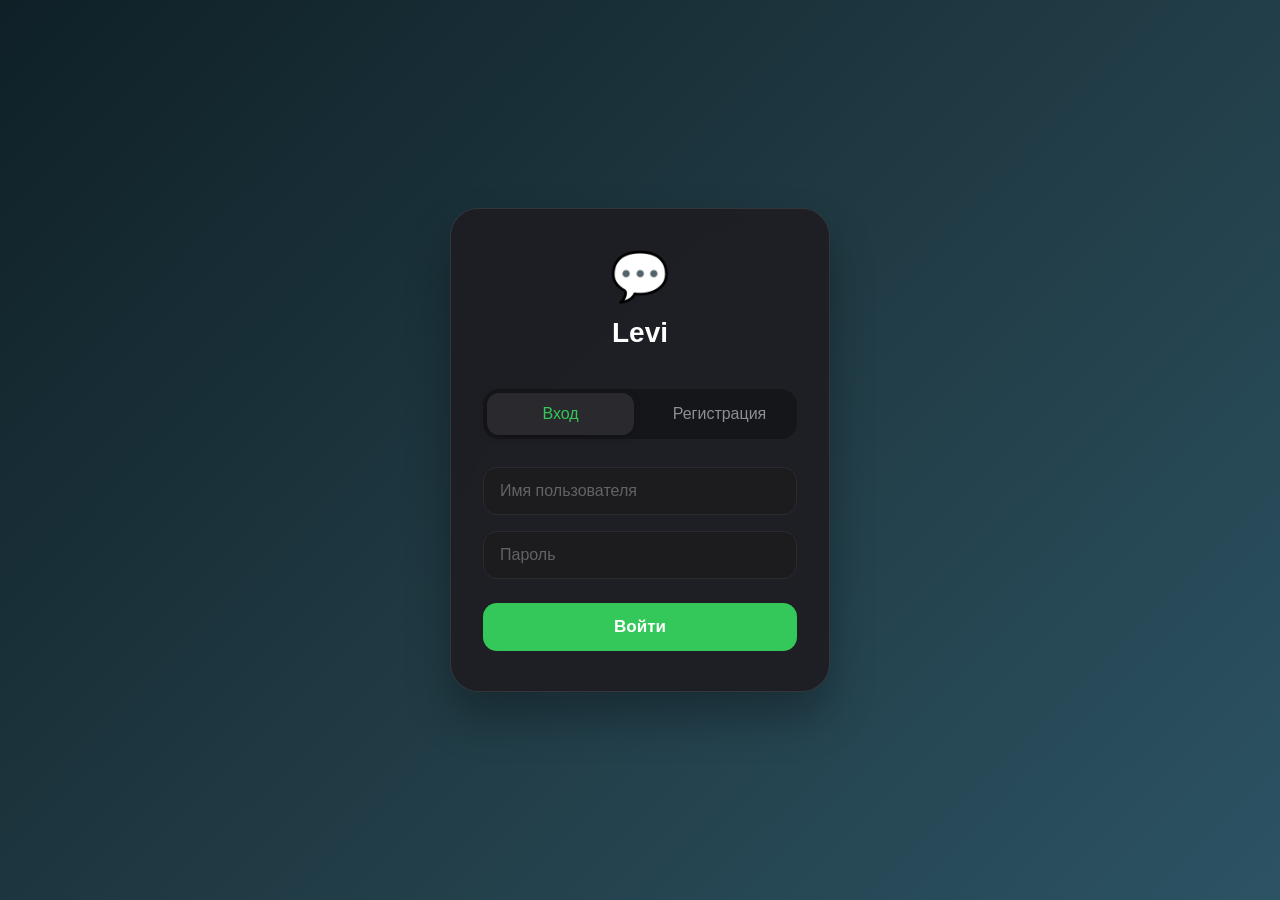
<file: static/index.html>
<!DOCTYPE html>
<html lang="ru">
<head>
    <meta charset="UTF-8">
    <meta name="viewport" content="width=device-width, initial-scale=1.0, user-scalable=no">
    <title>Levi · Мессенджер</title>
    <link rel="stylesheet" href="css/app.css">
</head>
<body>
<!-- Auth page -->
<div id="authPage" class="page auth-page">
    <div class="auth-container">
        <div class="auth-card">
            <div class="auth-logo">
                <span>💬</span>
                <h1>Levi</h1>
            </div>
            <div class="auth-tabs">
                <button class="auth-tab active" data-tab="login">Вход</button>
                <button class="auth-tab" data-tab="register">Регистрация</button>
            </div>
            <div id="loginForm" class="auth-form active">
                <input type="text" id="loginName" placeholder="Имя пользователя">
                <input type="password" id="loginPassword" placeholder="Пароль">
                <button class="auth-btn" id="doLoginBtn">Войти</button>
            </div>
            <div id="registerForm" class="auth-form">
                <input type="text" id="regName" placeholder="Имя пользователя">
                <input type="number" id="regAge" placeholder="Возраст">
                <input type="password" id="regPassword" placeholder="Пароль">
                <button class="auth-btn" id="doRegisterBtn">Зарегистрироваться</button>
            </div>
        </div>
    </div>
</div>

<!-- Chat page -->
<div id="chatPage" class="page chat-page hidden">
    <div class="chat-header">
        <button class="logout-btn" id="logoutBtn">←</button>
        <div class="chat-title">
            <h2>Мессенджер</h2>
            <p>Выберите диалог</p>
        </div>
        <button class="support-btn" id="supportBtn">❓ <span class="support-btn-text">Поддержка</span></button>
        <div class="user-status">
            <div class="online-dot"></div>
            <span id="currentUserName">Пользователь</span>
        </div>
    </div>

    <!-- Модальное окно поддержки -->
    <div class="modal-overlay" id="supportModal">
        <div class="modal">
            <h3>💬 Написать в поддержку</h3>
            <p>Опишите вашу проблему, и мы ответим как можно скорее</p>
            <input type="text" id="supportMessage" placeholder="Ваш вопрос или проблема" maxlength="500">
            <div class="modal-actions">
                <button class="modal-cancel" id="supportCancel">Отмена</button>
                <button class="modal-submit" id="supportSubmit">Отправить</button>
            </div>
        </div>
    </div>

    <div style="display: flex; flex: 1; overflow: hidden;">
        <div class="dialogs-sidebar" id="dialogsSidebar">
            <div class="dialogs-header">
                <h3>Диалоги</h3>
            </div>
            <div class="create-dialog">
                <input type="text" id="companionName" placeholder="Имя собеседника">
                <button id="createDialogBtn">+</button>
            </div>
            <div class="create-dialog" style="margin-top: 8px;">
                <input type="text" id="groupName" placeholder="Название группы">
                <button id="createGroupBtn">+ Группа</button>
            </div>

            <!-- Приглашение в группу (показывается только при выборе группы) -->
            <div id="inviteSection" class="invite-section">
                <input type="text" id="inviteUserName" placeholder="Имя пользователя">
                <button id="inviteUserBtn">Пригласить</button>
            </div>
            <div class="dialogs-list" id="dialogsList">
                <div class="empty-state">Нет диалогов</div>
            </div>
        </div>
        <div class="chat-main" id="chatMain">
            <div class="chat-main-header" id="chatMainHeader" style="display:none; background:#1f1f23; border-bottom:0.5px solid #2c2c2e; padding:10px 14px; align-items:center; gap:10px;">
                <button class="mobile-back-btn" id="mobileBackBtn">←</button>
                <span id="chatMainTitle" style="color:white; font-size:16px; font-weight:600; flex:1;"></span>
            </div>
            <div class="messages-container" id="messagesContainer">
                <div class="empty-state">Выберите диалог, чтобы начать общение</div>
            </div>
            <div id="replyPreview" class="reply-preview" style="display:none;">
                <div class="reply-preview-content">
                    <div class="reply-preview-name" id="replyPreviewName"></div>
                    <div class="reply-preview-text" id="replyPreviewText"></div>
                </div>
                <button class="reply-cancel-btn" id="replyCancelBtn">✕</button>
            </div>
            <div class="message-input-area">
                <button id="attachBtn" class="attach-btn">📎</button>
                <input type="text" id="messageInput" placeholder="Сообщение" disabled="">
                <button id="sendMessageBtn" disabled="">→</button>
            </div>
            <div id="previewArea" class="preview-area"></div>
            <input type="file" id="fileInput" multiple="" style="display:none">
        </div>
    </div>
</div>

<script src="js/app.js"></script>
</body>
</html>
</file>
<file: static/css/app.css>
* {
    margin: 0;
    padding: 0;
    box-sizing: border-box;
}

body {
    font-family: -apple-system, BlinkMacSystemFont, 'Segoe UI', Roboto, Helvetica, Arial, sans-serif;
    background: #0a0a0a;
    height: 100vh;
    overflow: hidden;
}

.page {
    position: absolute;
    top: 0;
    left: 0;
    width: 100%;
    height: 100%;
    transition: transform 0.3s ease, opacity 0.3s ease;
}

.page.hidden {
    transform: translateX(100%);
    opacity: 0;
    pointer-events: none;
}

/* Auth page */
.auth-page {
    background: linear-gradient(135deg, #0f2027, #203a43, #2c5364);
    display: flex;
    align-items: center;
    justify-content: center;
}

.auth-container {
    width: 100%;
    max-width: 420px;
    padding: 20px;
}

.auth-card {
    background: rgba(30, 30, 35, 0.95);
    backdrop-filter: blur(10px);
    border-radius: 28px;
    padding: 40px 32px;
    box-shadow: 0 25px 45px rgba(0,0,0,0.3);
    border: 1px solid rgba(255,255,255,0.1);
}

.auth-logo {
    text-align: center;
    margin-bottom: 40px;
}

.auth-logo span {
    font-size: 48px;
}

.auth-logo h1 {
    color: white;
    font-size: 28px;
    margin-top: 12px;
    font-weight: 600;
}

.auth-tabs {
    display: flex;
    gap: 12px;
    margin-bottom: 28px;
    background: rgba(0,0,0,0.3);
    padding: 4px;
    border-radius: 16px;
}

.auth-tab {
    flex: 1;
    text-align: center;
    padding: 12px;
    background: transparent;
    border: none;
    color: #8e8e93;
    font-size: 16px;
    font-weight: 500;
    cursor: pointer;
    border-radius: 12px;
    transition: all 0.2s;
}

.auth-tab.active {
    background: #2a2a2e;
    color: #34c759;
    box-shadow: 0 2px 8px rgba(0,0,0,0.2);
}

.auth-form {
    display: none;
}

.auth-form.active {
    display: block;
}

.auth-form input {
    width: 100%;
    padding: 14px 16px;
    margin-bottom: 16px;
    background: #1c1c1e;
    border: 1px solid #2c2c2e;
    border-radius: 14px;
    font-size: 16px;
    color: white;
    transition: all 0.2s;
}

.auth-form input:focus {
    outline: none;
    border-color: #34c759;
    background: #252528;
}

.auth-form input::placeholder {
    color: #636366;
}

.auth-btn {
    width: 100%;
    padding: 14px;
    background: #34c759;
    color: white;
    border: none;
    border-radius: 14px;
    font-size: 17px;
    font-weight: 600;
    cursor: pointer;
    margin-top: 8px;
    transition: all 0.2s;
}

.auth-btn:hover {
    background: #2ea64f;
    transform: scale(0.98);
}

/* Chat page */
.chat-page {
    background: #0a0a0a;
    display: flex;
    flex-direction: column;
}

.chat-header {
    background: #1f1f23;
    border-bottom: 0.5px solid #2c2c2e;
    padding: 12px 20px;
    display: flex;
    align-items: center;
    gap: 16px;
    backdrop-filter: blur(10px);
}

.logout-btn {
    background: #2c2c2e;
    border: none;
    color: #ff3b30;
    font-size: 24px;
    cursor: pointer;
    width: 40px;
    height: 40px;
    border-radius: 50%;
    display: flex;
    align-items: center;
    justify-content: center;
    transition: all 0.2s;
}

.logout-btn:hover {
    background: #3a3a3c;
    transform: scale(0.95);
}

.chat-title {
    flex: 1;
}

.chat-title h2 {
    color: white;
    font-size: 18px;
    font-weight: 600;
}

.chat-title p {
    color: #8e8e93;
    font-size: 13px;
    margin-top: 4px;
}

.user-status {
    display: flex;
    align-items: center;
    gap: 8px;
    background: #2c2c2e;
    padding: 6px 14px;
    border-radius: 20px;
}

.user-status span {
    color: white;
    font-size: 14px;
    font-weight: 500;
}

.online-dot {
    width: 8px;
    height: 8px;
    background: #34c759;
    border-radius: 50%;
    animation: pulse 1.5s infinite;
}

@keyframes pulse {
    0%, 100% { opacity: 1; transform: scale(1); }
    50% { opacity: 0.5; transform: scale(1.2); }
}

.support-btn {
    background: #2c2c2e;
    border: none;
    color: #34c759;
    font-size: 14px;
    font-weight: 500;
    cursor: pointer;
    padding: 6px 14px;
    border-radius: 20px;
    display: flex;
    align-items: center;
    gap: 6px;
    transition: all 0.2s;
    white-space: nowrap;
}

.support-btn:hover {
    background: #3a3a3c;
    transform: scale(0.97);
}

/* Модальное окно поддержки */
.modal-overlay {
    display: none;
    position: fixed;
    inset: 0;
    background: rgba(0,0,0,0.6);
    z-index: 2000;
    align-items: center;
    justify-content: center;
    backdrop-filter: blur(4px);
}

.modal-overlay.active {
    display: flex;
}

.modal {
    background: #1c1c1e;
    border-radius: 20px;
    padding: 28px 24px;
    width: 100%;
    max-width: 400px;
    border: 0.5px solid #3a3a3c;
    box-shadow: 0 20px 40px rgba(0,0,0,0.5);
}

.modal h3 {
    color: white;
    font-size: 18px;
    font-weight: 600;
    margin-bottom: 6px;
}

.modal p {
    color: #8e8e93;
    font-size: 13px;
    margin-bottom: 20px;
}

.modal input,
.modal textarea {
    width: 100%;
    padding: 12px 14px;
    background: #2c2c2e;
    border: 1px solid #3a3a3c;
    border-radius: 12px;
    color: white;
    font-size: 14px;
    margin-bottom: 12px;
    resize: none;
    font-family: inherit;
    transition: border-color 0.2s;
}

.modal input:focus,
.modal textarea:focus {
    outline: none;
    border-color: #34c759;
}

.modal input::placeholder,
.modal textarea::placeholder {
    color: #636366;
}

.modal-actions {
    display: flex;
    gap: 10px;
    margin-top: 4px;
}

.modal-cancel {
    flex: 1;
    padding: 12px;
    background: #2c2c2e;
    border: none;
    border-radius: 12px;
    color: #8e8e93;
    font-size: 15px;
    font-weight: 500;
    cursor: pointer;
    transition: all 0.2s;
}

.modal-cancel:hover {
    background: #3a3a3c;
}

.modal-submit {
    flex: 2;
    padding: 12px;
    background: #34c759;
    border: none;
    border-radius: 12px;
    color: white;
    font-size: 15px;
    font-weight: 600;
    cursor: pointer;
    transition: all 0.2s;
}

.modal-submit:hover {
    background: #2ea64f;
}

.modal-submit:disabled {
    opacity: 0.5;
    cursor: not-allowed;
}

.dialogs-sidebar {
    background: #111112;
    border-right: 0.5px solid #2c2c2e;
    width: 320px;
    display: flex;
    flex-direction: column;
    overflow: hidden;
}

.dialogs-header {
    padding: 16px 20px;
    border-bottom: 0.5px solid #2c2c2e;
}

.dialogs-header h3 {
    color: white;
    font-size: 20px;
    font-weight: 600;
}

.create-dialog {
    background: #1c1c1e;
    margin: 12px 16px;
    padding: 8px;
    border-radius: 12px;
    display: flex;
    gap: 8px;
}

.create-dialog input {
    flex: 1;
    padding: 10px 12px;
    background: #2c2c2e;
    border: none;
    border-radius: 10px;
    color: white;
    font-size: 14px;
}

.create-dialog input::placeholder {
    color: #636366;
}

.create-dialog button {
    background: #34c759;
    border: none;
    padding: 8px 16px;
    border-radius: 10px;
    color: white;
    font-weight: 600;
    cursor: pointer;
    transition: all 0.2s;
}

.dialogs-list {
    flex: 1;
    overflow-y: auto;
    padding: 0 8px;
}

.dialog-item {
    padding: 12px 12px;
    margin: 4px 0;
    border-radius: 12px;
    cursor: pointer;
    transition: all 0.2s;
    display: flex;
    align-items: center;
    gap: 12px;
    position: relative;
}

.dialog-item:hover {
    background: #1c1c1e;
}

.dialog-item.active {
    background: #2c2c2e;
}

.dialog-avatar {
    width: 48px;
    height: 48px;
    background: linear-gradient(135deg, #34c759, #28a745);
    border-radius: 50%;
    display: flex;
    align-items: center;
    justify-content: center;
    font-size: 20px;
    font-weight: 600;
    color: white;
}

.dialog-info {
    flex: 1;
}

.dialog-name {
    color: white;
    font-size: 16px;
    font-weight: 500;
}

.dialog-last-msg {
    color: #8e8e93;
    font-size: 13px;
    margin-top: 4px;
    white-space: nowrap;
    overflow: hidden;
    text-overflow: ellipsis;
    max-width: 180px;
}

.unread-badge {
    background: #34c759;
    color: white;
    border-radius: 20px;
    padding: 2px 8px;
    font-size: 12px;
    font-weight: bold;
    min-width: 20px;
    text-align: center;
    margin-left: 8px;
}

.dialog-menu {
    background: none;
    border: none;
    color: #8e8e93;
    font-size: 20px;
    cursor: pointer;
    padding: 8px;
    border-radius: 50%;
    width: 36px;
    height: 36px;
    display: flex;
    align-items: center;
    justify-content: center;
    transition: all 0.2s;
}

.dialog-menu:hover {
    background: #3a3a3c;
    color: white;
}

.dropdown-menu {
    position: fixed;
    background: #1c1c1e;
    border-radius: 12px;
    box-shadow: 0 4px 12px rgba(0,0,0,0.4);
    overflow: hidden;
    z-index: 1000;
    min-width: 160px;
    border: 0.5px solid #3a3a3c;
}

.dropdown-item {
    padding: 12px 16px;
    color: #ffffff;
    font-size: 14px;
    cursor: pointer;
    transition: background 0.2s;
}

.dropdown-item:hover {
    background: #3a3a3c;
}

.dropdown-item.delete {
    color: #ff453a;
}

.chat-main {
    flex: 1;
    display: flex;
    flex-direction: column;
    overflow: hidden;
}

.messages-container {
    flex: 1;
    overflow-y: auto;
    padding: 20px;
    display: flex;
    flex-direction: column;
    gap: 8px;
}

.message {
    max-width: 70%;
    display: flex;
    flex-direction: column;
}

.message.own {
    align-self: flex-end;
}

.message.other {
    align-self: flex-start;
}

.message-bubble {
    padding: 10px 14px;
    border-radius: 20px;
    word-wrap: break-word;
}

.message.own .message-bubble {
    background: #34c759;
    color: white;
    border-bottom-right-radius: 4px;
}

.message.other .message-bubble {
    background: #1c1c1e;
    color: white;
    border-bottom-left-radius: 4px;
}

.message-name {
    font-size: 12px;
    color: #8e8e93;
    margin-bottom: 4px;
    padding-left: 12px;
}

.message-time {
    font-size: 10px;
    color: rgba(255,255,255,0.6);
    margin-top: 4px;
    padding-left: 12px;
}

.message-input-area {
    background: #1f1f23;
    padding: 12px 20px;
    display: flex;
    gap: 12px;
    border-top: 0.5px solid #2c2c2e;
}

.message-input-area input {
    flex: 1;
    padding: 12px 16px;
    background: #2c2c2e;
    border: none;
    border-radius: 24px;
    color: white;
    font-size: 15px;
}

.message-input-area input:focus {
    outline: none;
    background: #3a3a3c;
}

.message-input-area button {
    width: 44px;
    height: 44px;
    border-radius: 50%;
    background: #34c759;
    border: none;
    color: white;
    font-size: 20px;
    cursor: pointer;
    transition: all 0.2s;
    display: flex;
    align-items: center;
    justify-content: center;
}

.message-input-area button:hover:not(:disabled) {
    background: #2ea64f;
    transform: scale(0.95);
}

.message-input-area button:disabled {
    opacity: 0.5;
    cursor: not-allowed;
}

.empty-state {
    text-align: center;
    color: #636366;
    padding: 40px;
}

::-webkit-scrollbar {
    width: 6px;
}

::-webkit-scrollbar-track {
    background: #1c1c1e;
}

::-webkit-scrollbar-thumb {
    background: #3a3a3c;
    border-radius: 3px;
}

/* Группы */
.section-header {
    color: #8e8e93;
    font-size: 13px;
    font-weight: 600;
    padding: 12px 12px 6px 12px;
    letter-spacing: 0.5px;
}

.group-avatar {
    background: linear-gradient(135deg, #5e5ce0, #3a3a9e);
}

.invite-section {
    background: #1c1c1e;
    margin: 12px 16px;
    padding: 8px;
    border-radius: 12px;
    display: none;
    gap: 8px;
}

.invite-section input {
    flex: 1;
    padding: 10px 12px;
    background: #2c2c2e;
    border: none;
    border-radius: 10px;
    color: white;
    font-size: 14px;
}

.invite-section button {
    background: #34c759;
    border: none;
    padding: 8px 16px;
    border-radius: 10px;
    color: white;
    font-weight: 600;
    cursor: pointer;
}

.attach-btn {
    background: #2c2c2e;
    border: none;
    color: #34c759;
    font-size: 20px;
    cursor: pointer;
    width: 44px;
    height: 44px;
    border-radius: 50%;
}

.preview-area {
    background: #1c1c1e;
    padding: 8px 20px;
    display: flex;
    gap: 8px;
    flex-wrap: wrap;
    border-top: 0.5px solid #2c2c2e;
}

.preview-item {
    background: #2c2c2e;
    border-radius: 12px;
    padding: 4px 8px;
    display: flex;
    align-items: center;
    gap: 8px;
    font-size: 12px;
}

.preview-item img {
    width: 40px;
    height: 40px;
    border-radius: 8px;
    object-fit: cover;
}

.preview-remove {
    background: none;
    border: none;
    color: #ff453a;
    cursor: pointer;
    font-size: 16px;
}

.attachments {
    margin-bottom: 8px;
    display: flex;
    flex-wrap: wrap;
    gap: 8px;
}

.attachment-image {
    max-width: 200px;
    max-height: 150px;
    border-radius: 12px;
    cursor: pointer;
}

.attachment-video {
    max-width: 250px;
    border-radius: 12px;
}

.attachment-file {
    background: #2c2c2e;
    padding: 6px 12px;
    border-radius: 16px;
    font-size: 12px;
    text-decoration: none;
    color: #34c759;
}

@media (max-width: 768px) {
    .chat-header {
        padding: 10px 14px;
        gap: 10px;
    }
    .chat-title h2 { font-size: 16px; }

    .support-btn {
        padding: 6px 10px;
        font-size: 16px;
    }
    .support-btn-text { display: none; }

    .user-status span { display: none; }

    .dialogs-sidebar {
        position: absolute;
        top: 0; left: 0; right: 0; bottom: 0;
        width: 100%;
        border-right: none;
        z-index: 10;
        transition: transform 0.3s ease;
    }

    .dialogs-sidebar.hidden-mobile {
        transform: translateX(-100%);
        pointer-events: none;
    }

    .chat-main {
        position: absolute;
        top: 0; left: 0; right: 0; bottom: 0;
        transform: translateX(100%);
        transition: transform 0.3s ease;
    }

    .chat-main.visible-mobile {
        transform: translateX(0);
    }

    
/* Reply preview */
.reply-preview {
    background: #1c1c1e;
    border-left: 3px solid #34c759;
    padding: 10px 14px;
    margin: 0 16px 8px 16px;
    border-radius: 12px;
    display: flex;
    align-items: center;
    justify-content: space-between;
    gap: 12px;
}

.reply-preview-content {
    flex: 1;
    overflow: hidden;
}

.reply-preview-name {
    color: #4cd964 !important;
    font-size: 12px;
    font-weight: 600;
    margin-bottom: 4px;
}

.reply-preview-text {
    color: #c0c0c5 !important;
    font-size: 13px;
    white-space: nowrap;
    overflow: hidden;
    text-overflow: ellipsis;
}

.reply-cancel-btn {
    background: #2c2c2e;
    border: none;
    color: #8e8e93;
    font-size: 18px;
    cursor: pointer;
    width: 28px;
    height: 28px;
    border-radius: 50%;
    display: flex;
    align-items: center;
    justify-content: center;
    transition: all 0.2s;
}

.reply-cancel-btn:hover {
    background: #3a3a3c;
    color: white;
}

/* Reply inside message bubble */
.reply-in-message {
    background: rgba(182, 148, 148, 0.06);
    border-left: 3px solid #34c759;
    padding: 8px 12px;
    border-radius: 12px;
    margin-bottom: 8px;
    font-size: 12px;
}

.message.own .reply-in-message {
    background: rgba(201, 186, 186, 0.25);
    border-left-color: rgba(255, 255, 255, 0.6);
}

.reply-in-message-name {
    color: #4cd964;  /* Светло-зелёный, хорошо читается на тёмном */
    font-weight: 600;
    margin-bottom: 4px;
    font-size: 11px;
}

.reply-in-message-text {
    color: #aeaeb2;  /* Светло-серый, не белый, но читаемый */
    white-space: nowrap;
    overflow: hidden;
    text-overflow: ellipsis;
    font-style: italic;
}

/* Эффект при клике правой кнопкой */
.message {
    transition: background-color 0.2s ease;
    border-radius: 12px;
    padding: 4px;
    cursor: context-menu;
}

.message:hover {
    background-color: rgba(255, 255, 255, 0.05);
}

.message.own .reply-in-message {
    border-left-color: rgba(255,255,255,0.5);
}

.reply-in-message-name {
    color: rgba(255,255,255,0.7);
    font-weight: 600;
    margin-bottom: 2px;
}

.reply-in-message-text {
    color: rgba(255,255,255,0.5);
    white-space: nowrap;
    overflow: hidden;
    text-overflow: ellipsis;
}

/* Кнопка ответа при наведении */
.message:hover .reply-btn {
    opacity: 1;
}

.reply-btn {
    opacity: 0;
    background: #2c2c2e;
    border: none;
    color: #8e8e93;
    font-size: 14px;
    cursor: pointer;
    padding: 4px 8px;
    border-radius: 12px;
    margin-top: 4px;
    transition: all 0.2s;
    align-self: flex-start;
}

.message.own .reply-btn {
    align-self: flex-end;
}

.reply-btn:hover {
    background: #3a3a3c;
    color: white;
}
.mobile-back-btn { display: flex !important; }

    .message { max-width: 85%; }

    .message-input-area { padding: 10px 12px; }

    .modal { margin: 16px; max-width: 100%; }
}

.mobile-back-btn {
    display: none;
    background: #2c2c2e;
    border: none;
    color: white;
    font-size: 20px;
    cursor: pointer;
    width: 36px;
    height: 36px;
    border-radius: 50%;
    align-items: center;
    justify-content: center;
    flex-shrink: 0;
}

.reply-in-message,
.reply-in-message * {
    color: #ffffff !important;
}

.reply-in-message-name {
    color: #4cd964 !important;
    font-weight: 600;
    margin-bottom: 4px;
    font-size: 11px;
}

.reply-in-message-text {
    color: #c0c0c5 !important;
    white-space: nowrap;
    overflow: hidden;
    text-overflow: ellipsis;
    font-style: italic;
}

.message.own .reply-in-message-text {
    color: #e0e0e5 !important;
}
</file>
